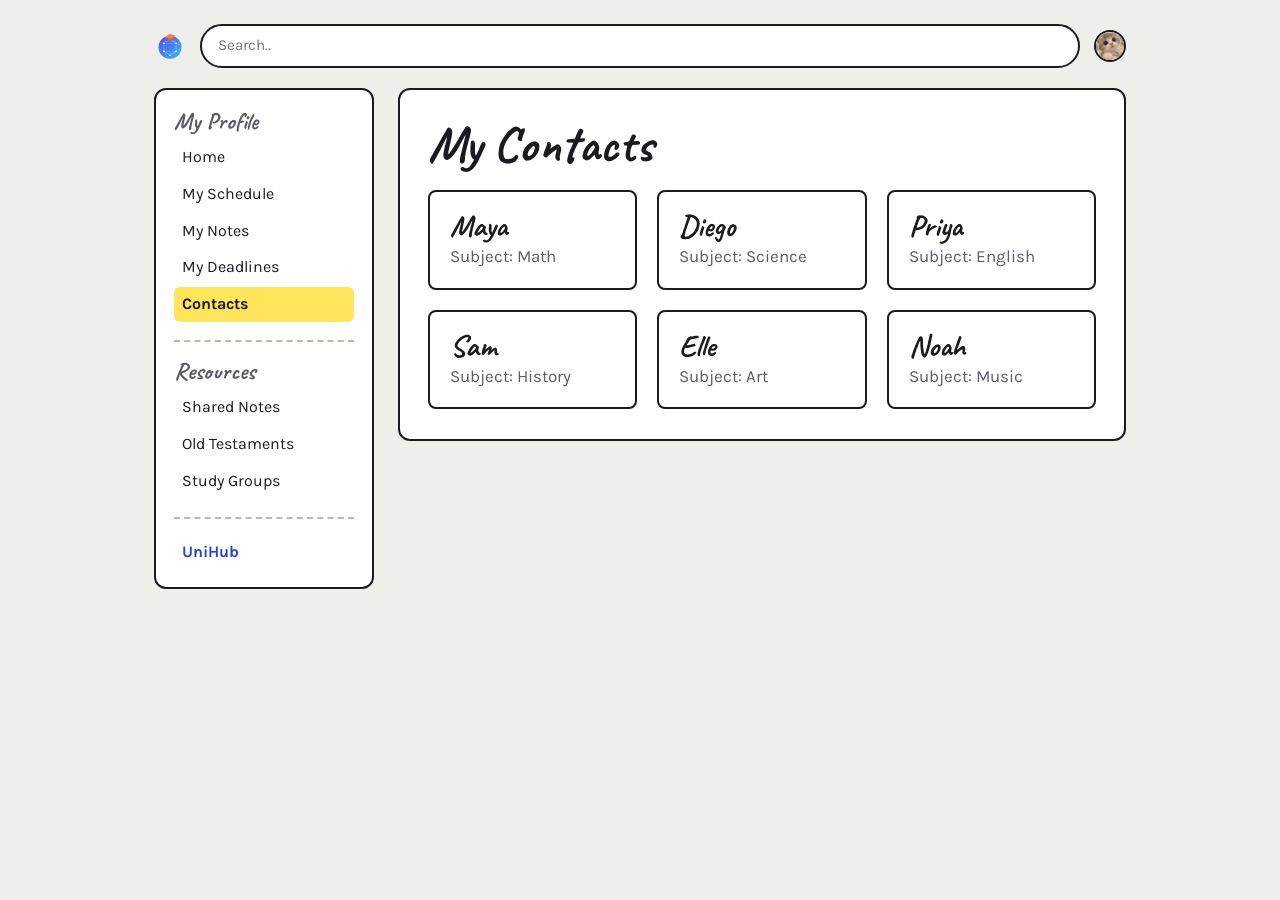
<file: contact.html>
<!DOCTYPE html>
<html lang="en">
<head>
  <meta charset="UTF-8">
  <meta name="viewport" content="width=device-width, initial-scale=1.0">
  <title>Contacts | UniSphere</title>
  <link rel="preconnect" href="https://fonts.googleapis.com">
  <link rel="preconnect" href="https://fonts.gstatic.com" crossorigin>
  <link rel="stylesheet" href="https://fonts.googleapis.com/css2?family=Caveat:wght@500;700&family=Karla:wght@400;700&display=swap">
  <link rel="stylesheet" href="styles.css">
</head>
<body>
  <a class="skip-link" href="#main">Skip to content</a>

  <header class="top-bar">
    <img class="logo" src="images/unisphere_logo.png" alt="UniSphere logo" width="32" height="32">
    <input type="search" placeholder="Search.." aria-label="Search UniSphere">
    <img class="profile-pic" src="images/profile.jpg" alt="Your profile" width="32" height="32">
  </header>

  <div class="page-wrapper">

    <!-- The navigation is built by script.js (see NAV_SECTIONS) so it only lives in one place -->
    <aside class="sidebar" id="sidebar"></aside>

    <main class="main-content" id="main">
      <div class="page-panel">
        <h1>My Contacts</h1>

        <ul class="contact-list">
          <li class="contact"><strong>Maya</strong><span>Subject: Math</span></li>
          <li class="contact"><strong>Diego</strong><span>Subject: Science</span></li>
          <li class="contact"><strong>Priya</strong><span>Subject: English</span></li>
          <li class="contact"><strong>Sam</strong><span>Subject: History</span></li>
          <li class="contact"><strong>Elle</strong><span>Subject: Art</span></li>
          <li class="contact"><strong>Noah</strong><span>Subject: Music</span></li>
        </ul>
      </div>
    </main>

  </div>

  <script src="script.js" defer></script>
</body>
</html>
</file>
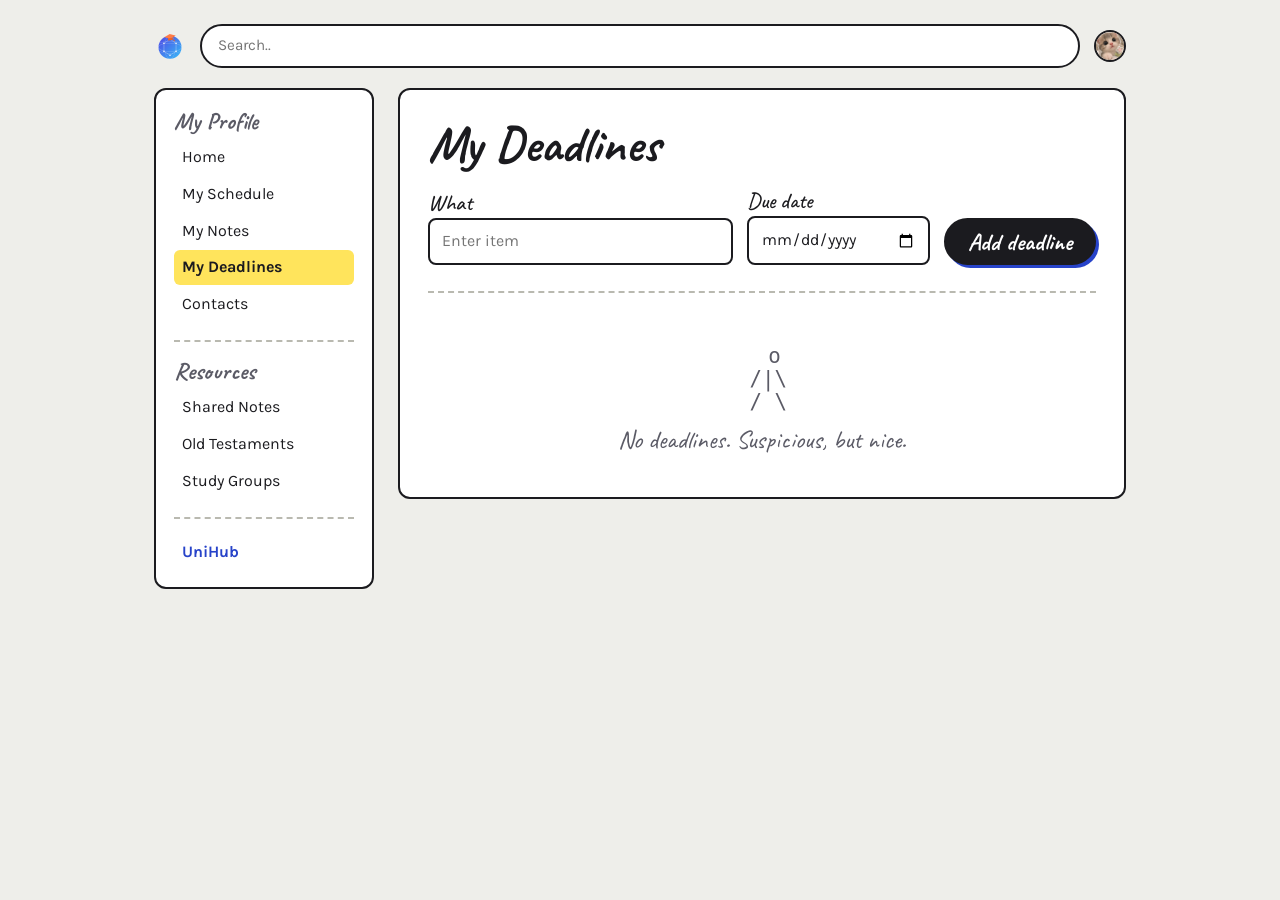
<file: my-deadlines.html>
<!DOCTYPE html>
<html lang="en">
<head>
  <meta charset="UTF-8">
  <meta name="viewport" content="width=device-width, initial-scale=1.0">
  <title>My Deadlines | UniSphere</title>
  <link rel="preconnect" href="https://fonts.googleapis.com">
  <link rel="preconnect" href="https://fonts.gstatic.com" crossorigin>
  <link rel="stylesheet" href="https://fonts.googleapis.com/css2?family=Caveat:wght@500;700&family=Karla:wght@400;700&display=swap">
  <link rel="stylesheet" href="styles.css">
</head>
<body>
  <a class="skip-link" href="#main">Skip to content</a>

  <header class="top-bar">
    <img class="logo" src="images/unisphere_logo.png" alt="UniSphere logo" width="32" height="32">
    <input type="search" placeholder="Search.." aria-label="Search UniSphere">
    <img class="profile-pic" src="images/profile.jpg" alt="Your profile" width="32" height="32">
  </header>

  <div class="page-wrapper">

    <!-- The navigation is built by script.js (see NAV_SECTIONS) so it only lives in one place -->
    <aside class="sidebar" id="sidebar"></aside>

    <main class="main-content" id="main">
      <div class="page-panel">
        <h1>My Deadlines</h1>

        <form id="deadlineForm" class="add-form" novalidate>
          <div class="field field-wide">
            <label for="deadlineText">What</label>
            <input type="text" id="deadlineText" name="text" placeholder="Enter item" autocomplete="off">
          </div>
          <div class="field">
            <label for="deadlineDate">Due date</label>
            <input type="date" id="deadlineDate" name="date">
          </div>
          <button class="add-button" type="submit">Add deadline</button>
          <p class="form-error" role="alert" hidden></p>
        </form>

        <ul id="deadlinesList" class="deadline-list"></ul>

        <div id="deadlineEmpty" class="empty-state" hidden>
          <pre aria-hidden="true">  o
 /|\
 / \</pre>
          <p>No deadlines. Suspicious, but nice.</p>
        </div>
      </div>
    </main>

  </div>

  <script src="script.js" defer></script>
</body>
</html>
</file>
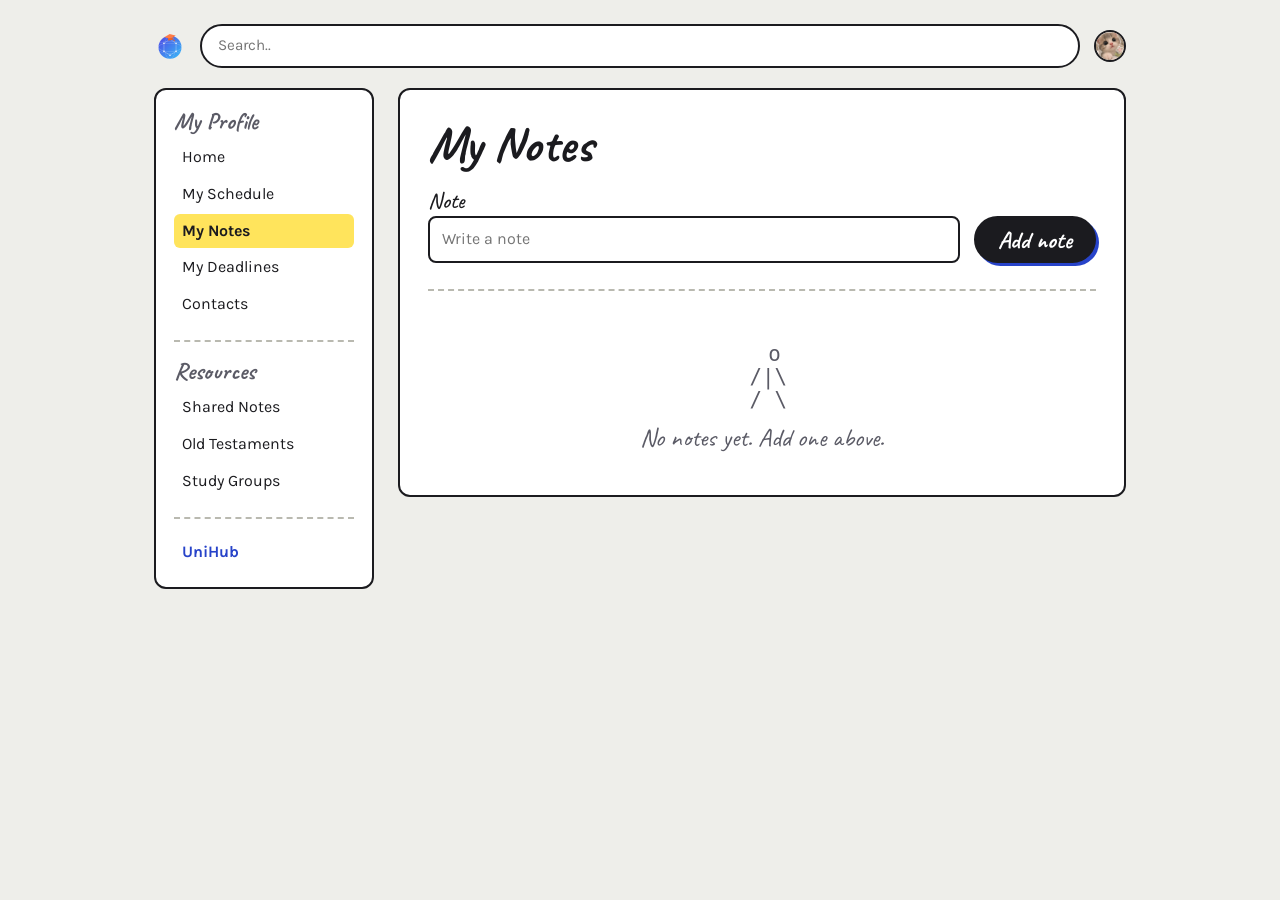
<file: my-notes.html>
<!DOCTYPE html>
<html lang="en">
<head>
  <meta charset="UTF-8">
  <meta name="viewport" content="width=device-width, initial-scale=1.0">
  <title>My Notes | UniSphere</title>
  <link rel="preconnect" href="https://fonts.googleapis.com">
  <link rel="preconnect" href="https://fonts.gstatic.com" crossorigin>
  <link rel="stylesheet" href="https://fonts.googleapis.com/css2?family=Caveat:wght@500;700&family=Karla:wght@400;700&display=swap">
  <link rel="stylesheet" href="styles.css">
</head>
<body>
  <a class="skip-link" href="#main">Skip to content</a>

  <header class="top-bar">
    <img class="logo" src="images/unisphere_logo.png" alt="UniSphere logo" width="32" height="32">
    <input type="search" placeholder="Search.." aria-label="Search UniSphere">
    <img class="profile-pic" src="images/profile.jpg" alt="Your profile" width="32" height="32">
  </header>

  <div class="page-wrapper">

    <!-- The navigation is built by script.js (see NAV_SECTIONS) so it only lives in one place -->
    <aside class="sidebar" id="sidebar"></aside>

    <main class="main-content" id="main">
      <div class="page-panel">
        <h1>My Notes</h1>

        <form id="noteForm" class="add-form" novalidate>
          <div class="field field-wide">
            <label for="noteInput">Note</label>
            <input type="text" id="noteInput" name="text" placeholder="Write a note" autocomplete="off">
          </div>
          <button class="add-button" type="submit">Add note</button>
          <p class="form-error" role="alert" hidden></p>
        </form>

        <ul id="noteList" class="note-list"></ul>

        <div id="noteEmpty" class="empty-state" hidden>
          <pre aria-hidden="true">  o
 /|\
 / \</pre>
          <p>No notes yet. Add one above.</p>
        </div>
      </div>
    </main>

  </div>

  <script src="script.js" defer></script>
</body>
</html>
</file>
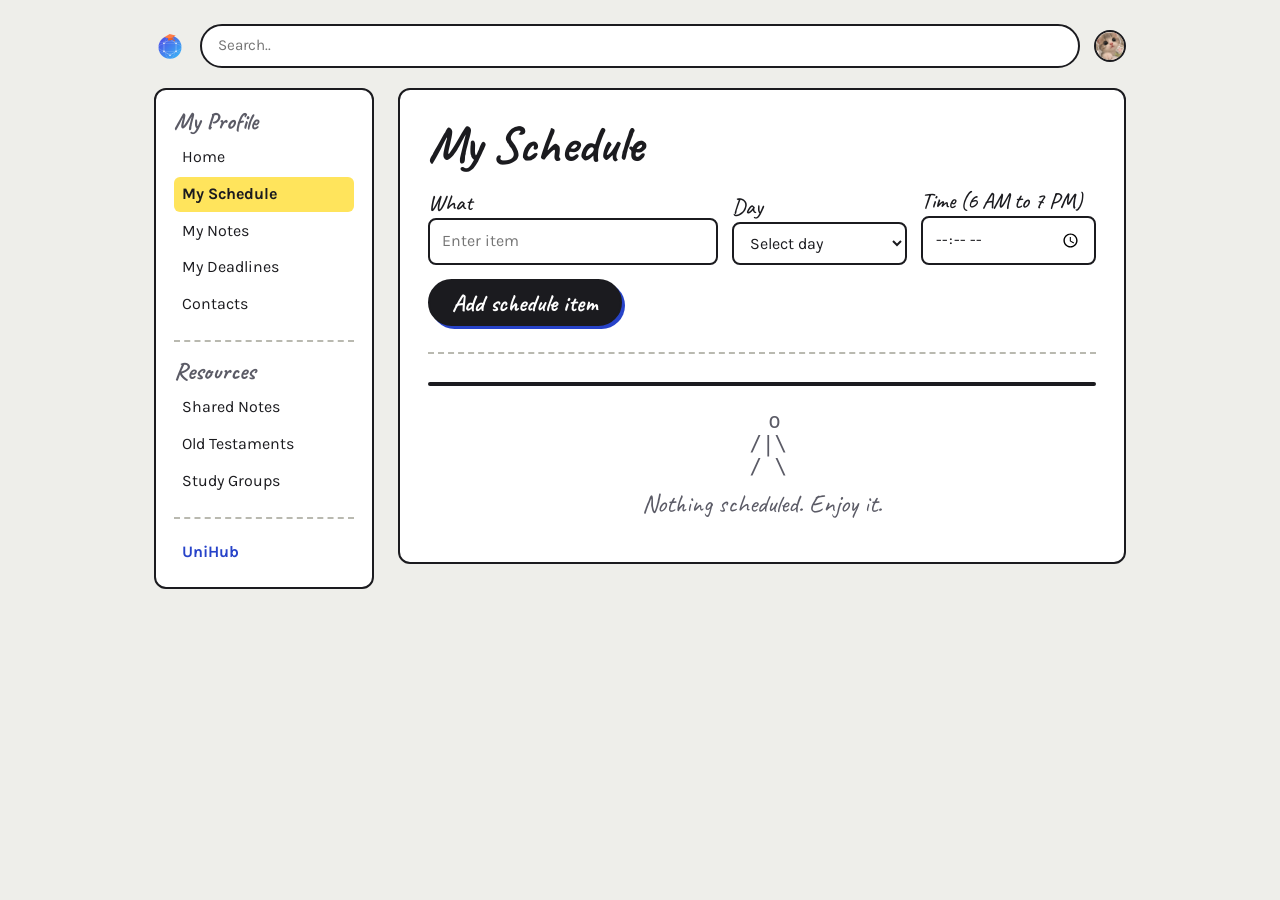
<file: my-schedule.html>
<!DOCTYPE html>
<html lang="en">
<head>
  <meta charset="UTF-8">
  <meta name="viewport" content="width=device-width, initial-scale=1.0">
  <title>My Schedule | UniSphere</title>
  <link rel="preconnect" href="https://fonts.googleapis.com">
  <link rel="preconnect" href="https://fonts.gstatic.com" crossorigin>
  <link rel="stylesheet" href="https://fonts.googleapis.com/css2?family=Caveat:wght@500;700&family=Karla:wght@400;700&display=swap">
  <link rel="stylesheet" href="styles.css">
</head>
<body>
  <a class="skip-link" href="#main">Skip to content</a>

  <header class="top-bar">
    <img class="logo" src="images/unisphere_logo.png" alt="UniSphere logo" width="32" height="32">
    <input type="search" placeholder="Search.." aria-label="Search UniSphere">
    <img class="profile-pic" src="images/profile.jpg" alt="Your profile" width="32" height="32">
  </header>

  <div class="page-wrapper">

    <!-- The navigation is built by script.js (see NAV_SECTIONS) so it only lives in one place -->
    <aside class="sidebar" id="sidebar"></aside>

    <main class="main-content" id="main">
      <div class="page-panel">
        <h1>My Schedule</h1>

        <form id="scheduleForm" class="add-form" novalidate>
          <div class="field field-wide">
            <label for="scheduleText">What</label>
            <input type="text" id="scheduleText" name="text" placeholder="Enter item" autocomplete="off">
          </div>
          <div class="field">
            <label for="scheduleDay">Day</label>
            <select id="scheduleDay" name="day">
              <option value="">Select day</option>
              <option value="Monday">Monday</option>
              <option value="Tuesday">Tuesday</option>
              <option value="Wednesday">Wednesday</option>
              <option value="Thursday">Thursday</option>
              <option value="Friday">Friday</option>
              <option value="Saturday">Saturday</option>
              <option value="Sunday">Sunday</option>
            </select>
          </div>
          <div class="field">
            <label for="scheduleTime">Time (6 AM to 7 PM)</label>
            <input type="time" id="scheduleTime" name="time" min="06:00" max="19:00">
          </div>
          <button class="add-button" type="submit">Add schedule item</button>
          <p class="form-error" role="alert" hidden></p>
        </form>

        <ul id="itemList" class="schedule-list"></ul>

        <div id="scheduleEmpty" class="empty-state" hidden>
          <pre aria-hidden="true">  o
 /|\
 / \</pre>
          <p>Nothing scheduled. Enjoy it.</p>
        </div>
      </div>
    </main>

  </div>

  <script src="script.js" defer></script>
</body>
</html>
</file>
<file: styles.css>
/* =========================================================
   UniSphere - paper-and-ink theme
   Inspired by nothingonpurpose.com: a handwritten look on
   plain paper, ink outlines, dry humour. Change the look
   from the variables below.
   ========================================================= */

/* ===== Variables ===== */
:root {
  --bg: #eeeeea;          /* the desk */
  --card: #ffffff;        /* the paper */
  --ink: #1b1b1f;
  --ink-soft: #5b5b66;
  --pen: #2743c9;         /* ballpoint blue: links, focus, unseen stories */
  --highlight: #ffe45c;   /* marker: current page */
  --sticky: #fff2a8;      /* notes */
  --dash: #b9b9b0;        /* receipt-style dividers */

  --ok: #2f7d4b;
  --ok-bg: #e4f3e8;
  --soon: #8a6100;
  --soon-bg: #fff4c7;
  --urgent: #b42323;
  --urgent-bg: #fde6e3;

  --ring-seen: #c9c9c2;
  --radius: 12px;
  --border: 2px solid var(--ink);

  --font-body: 'Karla', system-ui, -apple-system, 'Segoe UI', Roboto, sans-serif;
  --font-hand: 'Caveat', 'Segoe Print', 'Bradley Hand', cursive;
}

/* ===== Reset & base ===== */
*,
*::before,
*::after {
  box-sizing: border-box;
}

[hidden] {
  display: none !important;
}

body {
  margin: 0;
  min-height: 100vh;
  padding: 24px 0 48px;
  background: var(--bg);
  color: var(--ink);
  font-family: var(--font-body);
  font-size: 1.0625rem;
  line-height: 1.55;
}

h1,
h2 {
  margin: 0;
  font-family: var(--font-hand);
  line-height: 1.1;
}

h1 {
  margin-bottom: 18px;
  font-size: 3.2rem;
  font-weight: 700;
}

h2 {
  font-size: 1.7rem;
  font-weight: 700;
}

a {
  color: var(--pen);
}

:focus-visible {
  outline: 3px solid var(--pen);
  outline-offset: 2px;
}

.visually-hidden {
  position: absolute;
  width: 1px;
  height: 1px;
  overflow: hidden;
  clip: rect(0 0 0 0);
  white-space: nowrap;
}

.skip-link {
  position: absolute;
  left: 12px;
  top: -60px;
  z-index: 10;
  padding: 8px 14px;
  background: var(--ink);
  color: var(--card);
  border-radius: 8px;
}

.skip-link:focus {
  top: 12px;
}

/* ===== Top bar (logo, search, profile) ===== */
.top-bar {
  max-width: 1000px;
  margin: 0 auto 20px;
  padding: 0 14px;
  display: flex;
  align-items: center;
  gap: 14px;
}

.top-bar img {
  border-radius: 50%;
  object-fit: cover;
}

.top-bar .profile-pic {
  border: var(--border);
}

.top-bar input {
  flex: 1;
  padding: 8px 16px;
  border: var(--border);
  border-radius: 999px;
  background: var(--card);
  color: var(--ink);
  font: inherit;
  font-size: 0.95rem;
}

/* ===== Page layout (sidebar + main content) ===== */
.page-wrapper {
  max-width: 1000px;
  margin: 0 auto;
  padding: 0 14px;
  display: flex;
  align-items: flex-start;
  gap: 24px;
}

.sidebar {
  flex: 0 0 220px;
  position: sticky;
  top: 24px;
  padding: 18px;
  background: var(--card);
  border: var(--border);
  border-radius: var(--radius);
}

.main-content {
  flex: 1;
  min-width: 0;
}

@media (max-width: 720px) {
  .page-wrapper {
    flex-direction: column;
  }

  .sidebar {
    flex: 1 1 auto;
    width: 100%;
    position: static;
  }

  h1 {
    font-size: 2.6rem;
  }
}

/* ===== Sidebar navigation ===== */
.sidebar nav + nav {
  margin-top: 18px;
  padding-top: 16px;
  border-top: 2px dashed var(--dash);
}

.sidebar h2 {
  margin-bottom: 6px;
  color: var(--ink-soft);
  font-size: 1.5rem;
}

.sidebar ul {
  margin: 0;
  padding: 0;
  list-style: none;
}

.sidebar li + li {
  margin-top: 2px;
}

.sidebar a {
  display: block;
  padding: 5px 8px;
  border-radius: 6px;
  color: var(--ink);
  text-decoration: none;
  font-size: 1rem;
}

.sidebar a:hover {
  text-decoration: underline dashed;
  text-underline-offset: 4px;
}

.sidebar a[aria-current='page'] {
  background: var(--highlight);
  font-weight: 700;
}

.sidebar .unihub-link {
  color: var(--pen);
  font-weight: 700;
}

/* ===== Page panel (notes, schedule, deadlines, contacts) ===== */
.page-panel {
  padding: 26px 28px 30px;
  background: var(--card);
  border: var(--border);
  border-radius: var(--radius);
}

/* ===== Forms ===== */
.add-form {
  display: flex;
  flex-wrap: wrap;
  align-items: flex-end;
  gap: 14px;
  margin-bottom: 28px;
  padding-bottom: 26px;
  border-bottom: 2px dashed var(--dash);
}

.field {
  display: flex;
  flex: 1 1 150px;
  flex-direction: column;
  gap: 4px;
}

.field-wide {
  flex: 2 1 240px;
}

.field label {
  font-family: var(--font-hand);
  font-size: 1.4rem;
  font-weight: 500;
  line-height: 1;
}

.field input,
.field select {
  width: 100%;
  padding: 9px 12px;
  border: var(--border);
  border-radius: 8px;
  background: var(--card);
  color: var(--ink);
  font: inherit;
  font-size: 1rem;
}

.add-button {
  padding: 8px 22px 6px;
  border: var(--border);
  border-radius: 999px;
  background: var(--ink);
  color: var(--card);
  font-family: var(--font-hand);
  font-size: 1.5rem;
  font-weight: 700;
  line-height: 1.2;
  cursor: pointer;
  box-shadow: 3px 3px 0 var(--pen);
  transition: transform 0.1s ease, box-shadow 0.1s ease;
}

.add-button:hover {
  transform: translate(-1px, -1px);
  box-shadow: 4px 4px 0 var(--pen);
}

.add-button:active {
  transform: translate(2px, 2px);
  box-shadow: 1px 1px 0 var(--pen);
}

.form-error {
  flex: 1 1 100%;
  margin: 0;
  color: var(--urgent);
  font-weight: 700;
}

/* ===== Empty state ===== */
.empty-state {
  padding: 24px 0 8px;
  text-align: center;
  color: var(--ink-soft);
}

.empty-state pre {
  margin: 0 0 6px;
  font-size: 1.3rem;
  line-height: 1.1;
}

.empty-state p {
  margin: 0;
  font-family: var(--font-hand);
  font-size: 1.6rem;
}

/* ===== Delete button (shared) ===== */
.delete-button {
  position: absolute;
  top: 8px;
  right: 10px;
  width: 30px;
  height: 30px;
  border: 0;
  border-radius: 50%;
  background: transparent;
  color: var(--ink-soft);
  font-size: 1.5rem;
  line-height: 1;
  cursor: pointer;
}

.delete-button:hover {
  background: rgba(0, 0, 0, 0.08);
  color: var(--urgent);
}

/* ===== Notes ===== */
.note-list {
  margin: 0;
  padding: 0;
  list-style: none;
  display: grid;
  grid-template-columns: repeat(auto-fill, minmax(200px, 1fr));
  gap: 20px;
}

.note {
  position: relative;
  min-height: 120px;
  padding: 34px 20px 20px;
  background: var(--sticky);
  border: var(--border);
  border-radius: 4px;
  overflow-wrap: anywhere;
  transition: transform 0.15s ease;
}

.note:nth-child(odd) {
  transform: rotate(-1deg);
}

.note:nth-child(even) {
  transform: rotate(1deg);
}

.note:hover {
  transform: rotate(0) translateY(-3px);
}

.note-text {
  margin: 0;
  font-size: 1.1rem;
}

/* ===== Schedule ===== */
.schedule-list {
  margin: 0;
  padding: 0;
  list-style: none;
  border: var(--border);
  border-radius: 8px;
  overflow: hidden;
}

.schedule-item {
  position: relative;
  display: grid;
  grid-template-columns: 120px 1fr auto;
  align-items: baseline;
  gap: 4px 14px;
  padding: 12px 52px 12px 16px;
  background: var(--card);
}

.schedule-item + .schedule-item {
  border-top: 2px dashed var(--dash);
}

.slot-day {
  color: var(--pen);
  font-family: var(--font-hand);
  font-size: 1.5rem;
  font-weight: 700;
  line-height: 1.1;
}

.slot-time {
  color: var(--ink-soft);
  white-space: nowrap;
}

@media (max-width: 520px) {
  .schedule-item {
    grid-template-columns: 1fr auto;
  }

  .slot-day {
    grid-column: 1 / -1;
  }
}

/* ===== Deadlines ===== */
.deadline-list {
  margin: 0;
  padding: 0;
  list-style: none;
  display: grid;
  gap: 14px;
}

.deadline {
  --status: var(--ink-soft);
  --status-bg: var(--card);
  position: relative;
  display: grid;
  gap: 2px;
  padding: 14px 52px 14px 18px;
  background: var(--status-bg);
  border: var(--border);
  border-left: 10px solid var(--status);
  border-radius: 6px;
}

.deadline[data-urgency='far'] {
  --status: var(--ok);
  --status-bg: var(--ok-bg);
}

.deadline[data-urgency='soon'] {
  --status: var(--soon);
  --status-bg: var(--soon-bg);
}

.deadline[data-urgency='urgent'] {
  --status: var(--urgent);
  --status-bg: var(--urgent-bg);
}

.deadline-title {
  font-size: 1.15rem;
  font-weight: 700;
  overflow-wrap: anywhere;
}

.deadline-date {
  color: var(--ink-soft);
  font-size: 0.95rem;
}

/* Text label as well as colour, so urgency isn't shown by colour alone */
.deadline-when {
  color: var(--status);
  font-family: var(--font-hand);
  font-size: 1.4rem;
  font-weight: 700;
  line-height: 1.1;
}

/* ===== Contacts ===== */
.contact-list {
  margin: 0;
  padding: 0;
  list-style: none;
  display: grid;
  grid-template-columns: repeat(auto-fill, minmax(200px, 1fr));
  gap: 20px;
}

.contact {
  padding: 18px 20px;
  background: var(--card);
  border: var(--border);
  border-radius: 8px;
}

.contact strong {
  display: block;
  font-family: var(--font-hand);
  font-size: 1.9rem;
  line-height: 1.1;
}

.contact span {
  color: var(--ink-soft);
}

/* ===== Home: story tray ===== */
.tray-wrap {
  padding: 14px 0 14px 14px;
  background: var(--card);
  border: var(--border);
  border-radius: var(--radius);
}

.tray {
  display: flex;
  gap: 8px;
  padding: 0 14px 4px 0;
  overflow-x: auto;
  scroll-behavior: smooth;
}

.story-card,
.create-card {
  flex: 0 0 auto;
  width: 108px;
  height: 190px;
  border-radius: 10px;
  overflow: hidden;
  cursor: pointer;
  font: inherit;
}

.story-card {
  position: relative;
  display: flex;
  flex-direction: column;
  justify-content: flex-end;
  padding: 0;
  border: 0;
  background: var(--story-bg, #444);
  color: #fff;
  text-align: left;
}

/* Darkens the bottom so the caption stays readable */
.story-card::after {
  content: '';
  position: absolute;
  inset: 0;
  background: linear-gradient(to bottom, rgba(0, 0, 0, 0.05), rgba(0, 0, 0, 0.55));
}

.story-caption {
  position: relative;
  z-index: 1;
  padding: 8px;
  font-size: 0.95rem;
  font-weight: 700;
}

.story-avatar {
  position: absolute;
  top: 8px;
  left: 8px;
  z-index: 2;
  width: 34px;
  height: 34px;
  padding: 2px;
  display: flex;
  align-items: center;
  justify-content: center;
  border-radius: 50%;
  background: var(--pen);
}

.story-card.seen .story-avatar {
  background: var(--ring-seen);
}

.story-avatar-inner {
  width: 100%;
  height: 100%;
  display: flex;
  align-items: center;
  justify-content: center;
  border: 2px solid var(--card);
  border-radius: 50%;
  background: #444;
  color: #fff;
  font-size: 0.75rem;
  font-weight: 700;
}

.create-card {
  display: flex;
  flex-direction: column;
  padding: 0;
  border: 2px dashed var(--ink-soft);
  background: var(--card);
  color: var(--ink);
}

.create-top {
  flex: 1;
  display: flex;
  align-items: center;
  justify-content: center;
  font-family: var(--font-hand);
  font-size: 3.4rem;
  line-height: 1;
}

.create-label {
  padding: 0 4px 14px;
  text-align: center;
  font-size: 0.9rem;
  font-weight: 700;
}

/* ===== Home: intro and feed ===== */
.intro-block {
  margin: 24px 0 8px;
}

.intro {
  max-width: 62ch;
  margin: 0;
}

.feed {
  margin-top: 20px;
}

.post {
  margin-bottom: 20px;
  padding: 16px;
  background: var(--card);
  border: var(--border);
  border-radius: var(--radius);
}

.post-header {
  display: flex;
  align-items: center;
  gap: 10px;
  margin-bottom: 10px;
}

.post-avatar {
  width: 40px;
  height: 40px;
  border: var(--border);
  border-radius: 50%;
  object-fit: cover;
}

.post-meta {
  display: flex;
  flex-direction: column;
  line-height: 1.25;
}

.post-name {
  font-weight: 700;
}

.timestamp {
  color: var(--ink-soft);
  font-size: 0.85rem;
}

.post-text {
  margin: 0 0 10px;
}

.post-image {
  display: block;
  width: 100%;
  height: auto;
  margin-bottom: 8px;
  border: var(--border);
  border-radius: 8px;
}

/* ===== Like button ===== */
.like-section {
  display: flex;
  align-items: center;
  gap: 10px;
  padding: 8px 0;
  border-top: 2px dashed var(--dash);
}

.like-btn {
  display: flex;
  align-items: center;
  gap: 6px;
  padding: 6px 10px;
  border: 0;
  border-radius: 6px;
  background: none;
  color: var(--ink-soft);
  font: inherit;
  font-weight: 700;
  cursor: pointer;
}

.like-btn:hover {
  background: var(--bg);
}

.like-btn.liked {
  color: var(--pen);
}

.like-count {
  color: var(--ink-soft);
  font-size: 0.9rem;
}

/* ===== Comments ===== */
.comments-section {
  padding-top: 10px;
  border-top: 2px dashed var(--dash);
}

.comment {
  margin-bottom: 8px;
}

.comment-bubble {
  display: inline-block;
  padding: 7px 14px;
  border-radius: 14px;
  background: var(--bg);
  font-size: 0.95rem;
  overflow-wrap: anywhere;
}

.comment-name {
  margin-right: 6px;
  font-weight: 700;
}

.comment-form {
  display: flex;
  gap: 8px;
  margin-top: 8px;
}

.comment-form input {
  flex: 1;
  min-width: 0;
  padding: 7px 14px;
  border: var(--border);
  border-radius: 999px;
  background: var(--card);
  color: var(--ink);
  font: inherit;
  font-size: 0.95rem;
}

.comment-form button {
  padding: 7px 18px;
  border: var(--border);
  border-radius: 999px;
  background: var(--ink);
  color: var(--card);
  font: inherit;
  font-size: 0.95rem;
  font-weight: 700;
  cursor: pointer;
}

/* ===== Motion preferences ===== */
@media (prefers-reduced-motion: reduce) {
  * {
    transition: none !important;
    scroll-behavior: auto !important;
  }
}
</file>
